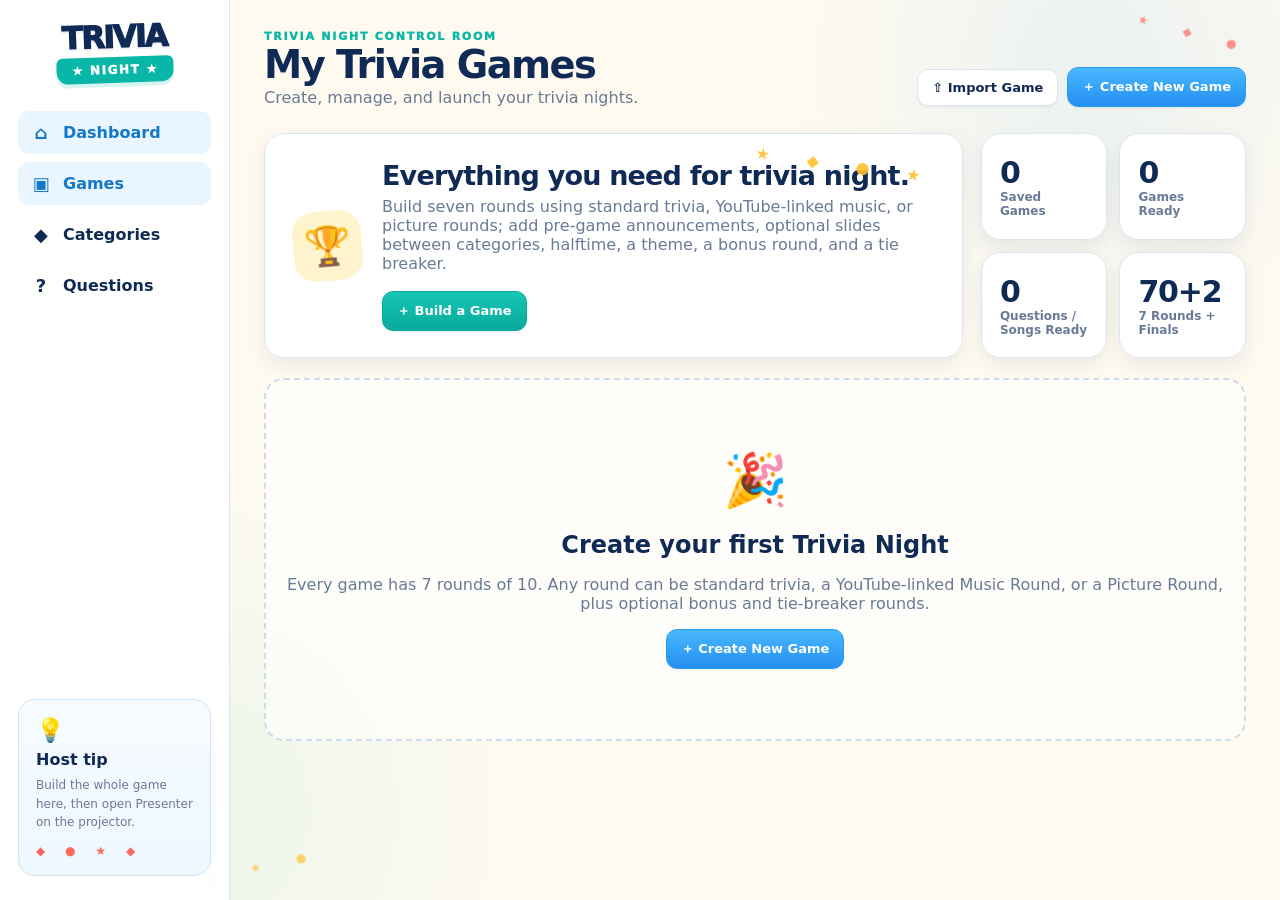
<file: index.html>
<!doctype html>
<html lang="en">
<head>
  <meta charset="utf-8">
  <meta name="viewport" content="width=device-width,initial-scale=1">
  <meta name="theme-color" content="#fffaf0">
  <title>Trivia Night — Game Manager</title>
  <link rel="stylesheet" href="styles.css">
</head>
<body class="manager-page">
  <div class="app-shell">
    <aside class="sidebar">
      <button class="logo" id="logoHome" aria-label="Trivia Night home">
        <span class="logo-main">TRIVIA</span>
        <span class="logo-ribbon">★ NIGHT ★</span>
      </button>

      <nav class="side-nav" aria-label="Main navigation">
        <button class="nav-item active" data-view="dashboard"><span>⌂</span> Dashboard</button>
        <button class="nav-item" data-view="dashboard"><span>▣</span> Games</button>
        <button class="nav-item" data-action="categories"><span>◆</span> Categories</button>
        <button class="nav-item" data-action="questions"><span>?</span> Questions</button>
      </nav>

      <div class="sidebar-tip">
        <div class="tip-icon">💡</div>
        <strong>Host tip</strong>
        <p>Build the whole game here, then open Presenter on the projector.</p>
        <div class="mini-confetti" aria-hidden="true">◆ ● ★ ◆</div>
      </div>
    </aside>

    <main class="app-main">
      <header class="app-topbar">
        <div>
          <div class="eyebrow-ui">TRIVIA NIGHT CONTROL ROOM</div>
          <h1 id="pageTitle">My Trivia Games</h1>
          <p id="pageSubtitle">Create, manage, and launch your trivia nights.</p>
        </div>
        <div class="topbar-actions">
          <span id="status" class="save-status" aria-live="polite"></span>
          <label class="ui-btn ui-btn-ghost" for="importFile">⇧ Import Game</label>
          <input id="importFile" type="file" accept=".trivia,application/x-trivia+json,application/json,.json" hidden>
          <button id="createGame" class="ui-btn ui-btn-primary">＋ Create New Game</button>
        </div>
      </header>

      <section id="dashboardView" class="view-panel"></section>
      <section id="editorView" class="view-panel" hidden></section>
    </main>
  </div>

  <div class="corner-confetti corner-confetti-a" aria-hidden="true">★ ◆ ●</div>
  <div class="corner-confetti corner-confetti-b" aria-hidden="true">◆ ★ ●</div>

  <script src="answer-sheet-pdf.js"></script>
  <script src="app.js"></script>
</body>
</html>
</file>
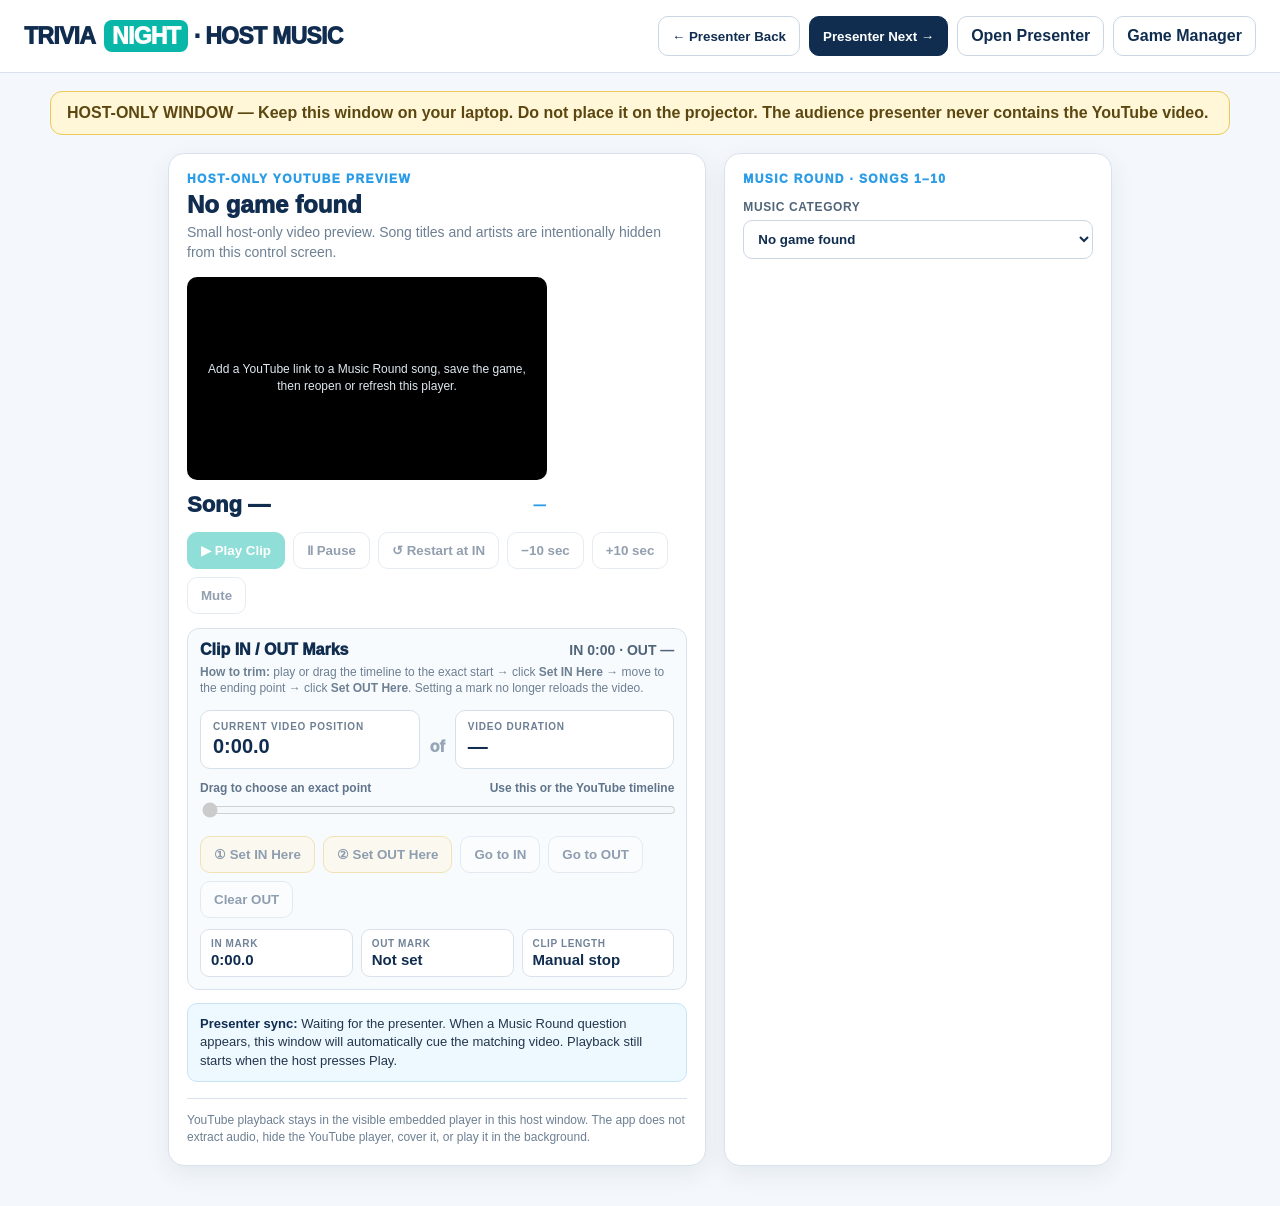
<file: music-player.html>
<!doctype html>
<html lang="en">
<head>
  <meta charset="utf-8">
  <meta name="viewport" content="width=device-width,initial-scale=1">
  <meta name="referrer" content="strict-origin-when-cross-origin">
  <title>Trivia Night · Host Music Player</title>
  <style>
    :root{--navy:#102d50;--blue:#2b9ce6;--teal:#08b7a7;--gold:#ffbf2f;--coral:#ff685f;--ink:#23364c;--muted:#6d7f92;--line:#d9e2ec;--panel:#fff;--bg:#f4f8fc}
    *{box-sizing:border-box} body{margin:0;font-family:Inter,Arial,sans-serif;background:var(--bg);color:var(--ink)}
    header{background:#fff;border-bottom:1px solid var(--line);padding:16px 24px;display:flex;align-items:center;justify-content:space-between;gap:16px;position:sticky;top:0;z-index:5}
    .brand{font-weight:1000;font-size:23px;color:var(--navy);letter-spacing:-.7px}.brand span{background:var(--teal);color:#fff;border-radius:8px;padding:3px 8px;margin-left:4px}
    .head-actions{display:flex;gap:9px;flex-wrap:wrap}.btn{border:1px solid #cad6e2;background:#fff;color:var(--navy);font-weight:800;border-radius:10px;padding:10px 13px;cursor:pointer;text-decoration:none}.btn.primary{background:var(--navy);color:#fff;border-color:var(--navy)}
    .warning{margin:18px auto 0;max-width:1180px;background:#fff7d8;border:1px solid #edc858;color:#5c4710;border-radius:12px;padding:12px 16px;font-weight:800}
    main{max-width:980px;margin:18px auto 40px;padding:0 18px;display:grid;grid-template-columns:minmax(430px,1fr) minmax(300px,.72fr);gap:18px}
    .card{background:var(--panel);border:1px solid var(--line);border-radius:16px;box-shadow:0 8px 24px rgba(35,54,76,.08);padding:18px}
    .eyebrow{font-size:12px;font-weight:1000;letter-spacing:1.4px;color:var(--blue);text-transform:uppercase}.title{font-size:24px;font-weight:1000;color:var(--navy);margin:5px 0 3px}.sub{color:var(--muted);font-size:14px;line-height:1.45}
    .player-shell{margin-top:14px;background:#000;border-radius:10px;overflow:hidden;width:360px;height:203px;min-width:200px;min-height:200px;max-width:100%;display:flex;align-items:center;justify-content:center}.player-shell iframe{display:block;width:100%!important;height:100%!important;border:0}.empty-player{color:#dfe8f0;text-align:center;padding:20px;line-height:1.4;font-size:12px}
    .track-meta{display:flex;align-items:center;justify-content:space-between;gap:14px;margin-top:12px;max-width:360px}.track-answer{font-size:22px;font-weight:1000;color:var(--navy)}.track-link{display:none}
    .controls{display:flex;gap:8px;flex-wrap:wrap;margin-top:14px}.controls button{border:1px solid #c9d5e1;background:#fff;color:var(--navy);font-weight:900;border-radius:10px;padding:10px 13px;cursor:pointer}.controls button.play{background:var(--teal);border-color:var(--teal);color:#fff}.controls button.mark{background:#fff8df;border-color:#e7c560}.controls button:disabled{opacity:.45;cursor:not-allowed}.clip-panel{margin-top:14px;border:1px solid #d9e2ec;background:#f8fbfe;border-radius:12px;padding:12px}.clip-head{display:flex;align-items:center;justify-content:space-between;gap:12px}.clip-title{font-weight:1000;color:var(--navy)}.clip-range{font-size:14px;font-weight:900;color:#516579}.clip-help{font-size:12px;color:var(--muted);margin-top:5px;line-height:1.4}.trim-time-row{display:grid;grid-template-columns:1fr auto 1fr;align-items:end;gap:10px;margin-top:13px}.time-readout{background:#fff;border:1px solid #d5e0ea;border-radius:10px;padding:10px 12px}.time-readout small{display:block;font-size:10px;font-weight:900;letter-spacing:.8px;color:#6d7f92;text-transform:uppercase}.time-readout strong{display:block;margin-top:3px;font-size:20px;color:var(--navy)}.trim-arrow{font-weight:1000;color:#96a6b7;padding-bottom:13px}.timeline-box{margin-top:12px}.timeline-labels{display:flex;justify-content:space-between;font-size:12px;font-weight:900;color:#60758b;margin-bottom:5px}.timeline-box input[type=range]{width:100%;accent-color:var(--teal);cursor:pointer}.mark-summary{display:grid;grid-template-columns:repeat(3,1fr);gap:8px;margin-top:11px}.mark-card{border:1px solid #d9e2ec;border-radius:9px;background:#fff;padding:8px 10px}.mark-card small{display:block;font-size:10px;color:#718398;font-weight:900;text-transform:uppercase;letter-spacing:.6px}.mark-card strong{display:block;color:var(--navy);font-size:15px;margin-top:2px}@media(max-width:650px){.mark-summary{grid-template-columns:1fr}.trim-time-row{grid-template-columns:1fr}.trim-arrow{display:none}}
    .sync{margin-top:13px;padding:11px 12px;border-radius:10px;background:#eef8ff;border:1px solid #c8e4f7;font-size:13px;line-height:1.4}.sync strong{color:var(--navy)}
    label{display:block;font-size:12px;font-weight:900;color:#516579;margin:14px 0 6px;text-transform:uppercase;letter-spacing:.6px}select{width:100%;padding:10px;border-radius:9px;border:1px solid #cbd7e2;background:#fff;font-weight:800;color:var(--navy)}
    .tracks{display:grid;gap:8px;margin-top:13px}.track{width:100%;text-align:left;border:1px solid #d7e0e9;background:#fff;border-radius:11px;padding:10px 11px;cursor:pointer;display:grid;grid-template-columns:38px 1fr 22px;align-items:center;gap:8px}.track:hover{background:#f6fbff}.track.active{border:2px solid var(--teal);background:#effcf9}.qnum{width:30px;height:30px;border-radius:50%;background:var(--navy);color:#fff;display:grid;place-items:center;font-weight:1000}.track-copy strong{display:block;color:var(--navy);font-size:14px}.track-copy small{display:block;color:var(--muted);margin-top:3px;white-space:nowrap;overflow:hidden;text-overflow:ellipsis}.linked{color:var(--teal);font-weight:1000}.missing{color:#c55248;font-weight:1000}
    .policy-note{margin-top:16px;border-top:1px solid var(--line);padding-top:13px;font-size:12px;line-height:1.45;color:var(--muted)}
    @media(max-width:900px){main{grid-template-columns:1fr}.player-shell{width:360px;height:203px;min-width:200px;min-height:200px}}
  </style>
</head>
<body>
  <header>
    <div class="brand">TRIVIA <span>NIGHT</span> · HOST MUSIC</div>
    <div class="head-actions"><button id="presenterBackBtn" class="btn">← Presenter Back</button><button id="presenterNextBtn" class="btn primary">Presenter Next →</button><a id="presenterLink" class="btn" target="_blank">Open Presenter</a><a class="btn" href="index.html">Game Manager</a></div>
  </header>
  <div class="warning">HOST-ONLY WINDOW — Keep this window on your laptop. Do not place it on the projector. The audience presenter never contains the YouTube video.</div>
  <main>
    <section class="card">
      <div class="eyebrow">Host-Only YouTube Preview</div>
      <div id="gameTitle" class="title">Trivia Night</div>
      <div class="sub">Small host-only video preview. Song titles and artists are intentionally hidden from this control screen.</div>
      <div id="playerShell" class="player-shell"><div class="empty-player">Add a YouTube link to a Music Round song, save the game, then reopen or refresh this player.</div></div>
      <div class="track-meta"><div><div id="currentTrack" class="track-answer">Song —</div><div id="currentLink" class="track-link" aria-hidden="true"></div></div><div id="questionBadge" class="eyebrow">—</div></div>
      <div class="controls">
        <button id="playBtn" class="play" disabled>▶ Play Clip</button><button id="pauseBtn" disabled>Ⅱ Pause</button><button id="restartBtn" disabled>↺ Restart at IN</button><button id="back10Btn" disabled>−10 sec</button><button id="forward10Btn" disabled>+10 sec</button><button id="muteBtn" disabled>Mute</button>
      </div>
      <div class="clip-panel">
        <div class="clip-head"><div class="clip-title">Clip IN / OUT Marks</div><div id="clipRange" class="clip-range">IN 0:00 · OUT —</div></div>
        <div class="clip-help"><strong>How to trim:</strong> play or drag the timeline to the exact start → click <b>Set IN Here</b> → move to the ending point → click <b>Set OUT Here</b>. Setting a mark no longer reloads the video.</div>
        <div class="trim-time-row">
          <div class="time-readout"><small>Current Video Position</small><strong id="currentTime">0:00.0</strong></div><div class="trim-arrow">of</div><div class="time-readout"><small>Video Duration</small><strong id="durationTime">—</strong></div>
        </div>
        <div class="timeline-box"><div class="timeline-labels"><span>Drag to choose an exact point</span><span>Use this or the YouTube timeline</span></div><input id="trimScrubber" type="range" min="0" max="100" step="0.1" value="0" disabled></div>
        <div class="controls">
          <button id="setInBtn" class="mark" disabled>① Set IN Here</button><button id="setOutBtn" class="mark" disabled>② Set OUT Here</button><button id="goInBtn" disabled>Go to IN</button><button id="goOutBtn" disabled>Go to OUT</button><button id="clearOutBtn" disabled>Clear OUT</button>
        </div>
        <div class="mark-summary"><div class="mark-card"><small>IN Mark</small><strong id="inValue">0:00.0</strong></div><div class="mark-card"><small>OUT Mark</small><strong id="outValue">Not set</strong></div><div class="mark-card"><small>Clip Length</small><strong id="clipDuration">Manual stop</strong></div></div>
      </div>
      <div id="syncStatus" class="sync"><strong>Presenter sync:</strong> Waiting for the presenter. When a Music Round question appears, this window will automatically cue the matching video. Playback still starts when the host presses Play.</div>
      <div class="policy-note">YouTube playback stays in the visible embedded player in this host window. The app does not extract audio, hide the YouTube player, cover it, or play it in the background.</div>
    </section>
    <aside class="card">
      <div class="eyebrow">Music Round · Songs 1–10</div>
      <label for="categorySelect">Music Category</label><select id="categorySelect"></select>
      <div id="trackList" class="tracks"></div>
    </aside>
  </main>
  <script src="https://www.youtube.com/iframe_api"></script>
  <script src="music-player.js"></script>
</body>
</html>
</file>
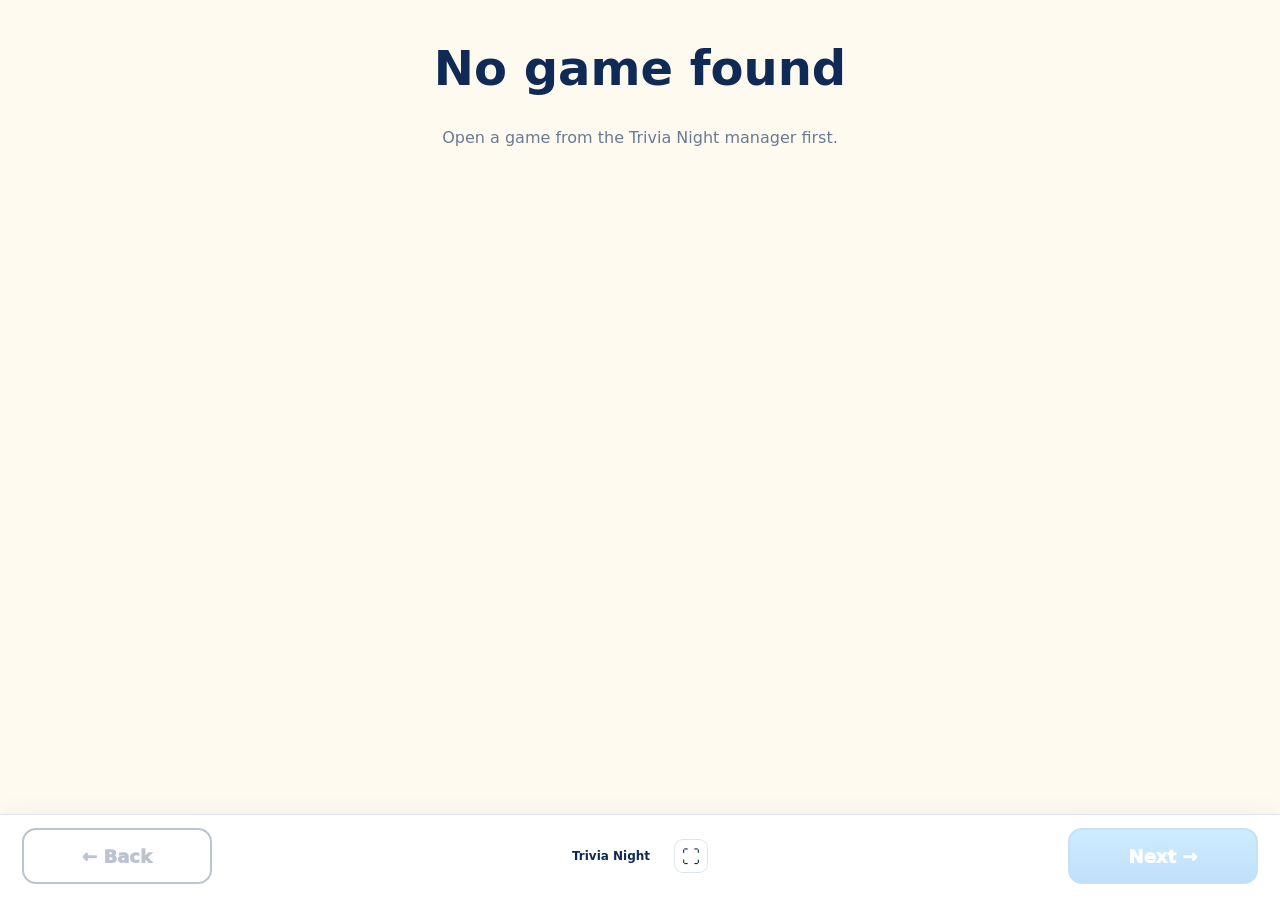
<file: play.html>
<!doctype html>
<html lang="en">
<head>
  <meta charset="utf-8">
  <meta name="viewport" content="width=device-width,initial-scale=1">
  <meta name="theme-color" content="#fffaf0">
  <title>Trivia Night — Presenter</title>
  <link rel="stylesheet" href="styles.css">
</head>
<body class="presenter-page">
  <main class="presenter-shell">
    <div id="stage" class="presenter-stage"></div>

    <footer class="presenter-controls">
      <button id="backBtn" class="presenter-btn presenter-btn-back">← <span>Back</span></button>
      <div class="presenter-meta">
        <strong id="gameName">Trivia Night</strong>
        <span id="progress"></span>
        <button id="fullscreenBtn" class="fullscreen-btn" title="Fullscreen">⛶</button>
      </div>
      <button id="nextBtn" class="presenter-btn presenter-btn-next"><span>Next</span> →</button>
    </footer>
  </main>
  <script src="play.js"></script>
</body>
</html>
</file>
<file: styles.css>
:root {
  --cream: #fffaf0;
  --paper: #ffffff;
  --navy: #102a56;
  --navy-2: #193d72;
  --muted: #697a96;
  --line: #dce5ef;
  --sky: #36a8f5;
  --sky-soft: #e9f6ff;
  --teal: #08b7a7;
  --teal-soft: #e6fbf7;
  --mint: #7ee6c1;
  --gold: #ffbf2f;
  --gold-soft: #fff4ce;
  --coral: #ff685f;
  --coral-soft: #fff0ee;
  --purple: #9465df;
  --purple-soft: #f1eaff;
  --shadow: 0 14px 36px rgba(16, 42, 86, .10);
  --shadow-soft: 0 7px 20px rgba(16, 42, 86, .08);
  --radius: 20px;
  --radius-sm: 13px;
}

* { box-sizing: border-box; }
html, body { margin: 0; min-height: 100%; }
body {
  font-family: Inter, ui-sans-serif, system-ui, -apple-system, BlinkMacSystemFont, "Segoe UI", sans-serif;
  color: var(--navy);
  background: var(--cream);
}
button, input, textarea, select { font: inherit; }
button, label[for] { cursor: pointer; }
button { color: inherit; }

/* ----- Manager shell ----- */
.manager-page {
  background:
    radial-gradient(circle at 85% 7%, rgba(54,168,245,.10), transparent 22%),
    radial-gradient(circle at 15% 90%, rgba(8,183,167,.08), transparent 26%),
    var(--cream);
}
.app-shell { min-height: 100vh; display: grid; grid-template-columns: 230px 1fr; }
.sidebar {
  position: sticky; top: 0; height: 100vh; z-index: 8;
  padding: 24px 18px; border-right: 1px solid var(--line); background: rgba(255,255,255,.92);
  display: flex; flex-direction: column; gap: 28px; backdrop-filter: blur(12px);
}
.logo { border: 0; background: transparent; display: grid; justify-items: center; padding: 0; transform: rotate(-2deg); }
.logo-main { font-size: 31px; line-height: .9; font-weight: 1000; letter-spacing: -.06em; color: var(--navy); text-shadow: 0 2px 0 rgba(16,42,86,.08); }
.logo-ribbon { margin-top: 5px; background: var(--teal); color: white; font-size: 12px; font-weight: 1000; letter-spacing: .13em; padding: 6px 15px; border-radius: 6px 6px 12px 12px; box-shadow: 0 4px 0 rgba(8,183,167,.16); }
.side-nav { display: grid; gap: 8px; }
.nav-item { width: 100%; border: 0; background: transparent; padding: 11px 12px; border-radius: 11px; text-align: left; font-weight: 800; display: flex; gap: 11px; align-items: center; }
.nav-item span { width: 22px; text-align: center; font-size: 18px; }
.nav-item:hover, .nav-item.active { background: var(--sky-soft); color: #1577c8; }
.sidebar-tip { margin-top: auto; border: 1px solid #cde1f4; background: linear-gradient(180deg,#f6fbff,#eef8ff); border-radius: 17px; padding: 17px; position: relative; overflow: hidden; }
.sidebar-tip .tip-icon { font-size: 23px; }
.sidebar-tip strong { display: block; margin-top: 6px; }
.sidebar-tip p { margin: 7px 0 0; font-size: 12px; line-height: 1.55; color: var(--muted); }
.mini-confetti { margin-top: 12px; letter-spacing: 8px; color: var(--coral); font-size: 12px; }

.app-main { min-width: 0; padding: 30px 34px 60px; }
.app-topbar { display: flex; align-items: flex-end; justify-content: space-between; gap: 24px; margin-bottom: 26px; }
.app-topbar h1 { margin: 3px 0 4px; font-size: clamp(28px,3vw,40px); line-height: 1; letter-spacing: -.04em; }
.app-topbar p { margin: 0; color: var(--muted); }
.eyebrow-ui { color: var(--teal); font-size: 11px; font-weight: 1000; letter-spacing: .16em; }
.topbar-actions, .editor-toolbar { display: flex; gap: 9px; align-items: center; flex-wrap: wrap; }
.save-status { min-width: 56px; color: var(--teal); font-size: 12px; font-weight: 900; }

.ui-btn { border: 1px solid var(--line); background: white; padding: 10px 14px; border-radius: 11px; font-weight: 900; font-size: 13px; box-shadow: 0 2px 0 rgba(16,42,86,.04); text-decoration:none; display:inline-flex; align-items:center; justify-content:center; gap:5px; white-space:nowrap; }
.ui-btn:hover { transform: translateY(-1px); box-shadow: var(--shadow-soft); }
.ui-btn-primary { border-color: #279af0; background: linear-gradient(180deg,#49b8ff,#248ff0); color: white; }
.ui-btn-teal { border-color: #08a898; background: linear-gradient(180deg,#17c6b5,#08aa9b); color: white; }
.ui-btn-coral { border-color: #ffaea9; color: #df4f48; background: var(--coral-soft); }
.ui-btn-ghost { background: white; }
.ui-btn-small { padding: 8px 11px; font-size: 12px; }

.view-panel { animation: viewIn .18s ease-out; }
@keyframes viewIn { from { opacity: .4; transform: translateY(5px); } to { opacity: 1; transform: none; } }

/* ----- Dashboard ----- */
.dashboard-hero { display: grid; grid-template-columns: 1.45fr .55fr; gap: 18px; margin-bottom: 20px; }
.hero-card, .stat-card, .game-card, .editor-card, .question-list-card, .preview-card, .stats-card {
  border: 1px solid var(--line); background: rgba(255,255,255,.95); border-radius: var(--radius); box-shadow: var(--shadow-soft);
}
.hero-card { padding: 26px 28px; position: relative; overflow: hidden; min-height: 150px; display: flex; align-items: center; }
.hero-card::after { content:"★  ◆  ●  ★"; position:absolute; right: 25px; top: 22px; color: var(--gold); letter-spacing: 16px; transform: rotate(8deg); opacity: .9; }
.hero-card h2 { font-size: 27px; margin: 0 0 6px; letter-spacing: -.03em; }
.hero-card p { max-width: 560px; color: var(--muted); margin: 0 0 18px; }
.hero-accent { width: 70px; height: 70px; margin-right: 20px; border-radius: 22px; display:grid; place-items:center; font-size:38px; background: var(--gold-soft); transform: rotate(-5deg); }
.stat-stack { display: grid; grid-template-columns: 1fr 1fr; gap: 12px; }
.stat-card { padding: 18px; display: flex; flex-direction: column; justify-content: center; }
.stat-card strong { font-size: 30px; letter-spacing: -.04em; }
.stat-card span { color: var(--muted); font-size: 12px; font-weight: 800; }
.game-grid { display: grid; grid-template-columns: repeat(3,minmax(0,1fr)); gap: 16px; }
.game-card { padding: 18px; transition: transform .16s ease, box-shadow .16s ease; position: relative; overflow: hidden; }
.game-card:hover { transform: translateY(-3px); box-shadow: var(--shadow); }
.game-card::before { content:""; position:absolute; inset:0 0 auto 0; height:5px; background: linear-gradient(90deg,var(--sky),var(--teal),var(--gold),var(--coral)); }
.game-head { display: flex; align-items: flex-start; gap: 12px; margin-bottom: 13px; }
.game-icon { width: 48px; height: 48px; flex: 0 0 auto; border-radius: 14px; background: var(--gold-soft); display:grid; place-items:center; font-size:25px; }
.game-card h3 { margin: 1px 0 3px; font-size: 17px; line-height: 1.2; }
.game-date, .game-progress { color: var(--muted); font-size: 11px; font-weight: 700; }
.category-chips { display: flex; flex-wrap: wrap; gap: 6px; min-height: 55px; }
.cat-chip { font-size: 10px; font-weight: 900; padding: 5px 8px; border-radius: 999px; background: var(--sky-soft); color: var(--navy-2); }
.cat-chip:nth-child(2n) { background: var(--teal-soft); }
.cat-chip:nth-child(3n) { background: var(--gold-soft); }
.cat-chip:nth-child(4n) { background: var(--purple-soft); }
.game-progress-wrap { margin: 14px 0 12px; }
.progress-track { width:100%; height: 7px; border-radius: 99px; background: #edf1f6; overflow:hidden; }
.progress-fill { height:100%; background: linear-gradient(90deg,var(--teal),var(--sky)); border-radius:inherit; }
.game-actions { display:flex; gap:7px; flex-wrap:wrap; }
.empty-dashboard { border: 2px dashed #cddceb; border-radius: var(--radius); padding: 70px 20px; text-align:center; background: rgba(255,255,255,.6); }
.empty-dashboard .big-icon { font-size: 52px; }
.empty-dashboard h2 { margin-bottom: 8px; }
.empty-dashboard p { color: var(--muted); }

/* ----- Editor ----- */
.editor-header-card { border: 1px solid var(--line); background: white; border-radius: var(--radius); box-shadow: var(--shadow-soft); padding: 18px; margin-bottom: 14px; }
.editor-heading-row { display:flex; gap:16px; align-items:center; justify-content:space-between; }
.game-title-wrap { display:flex; gap:12px; align-items:center; min-width:260px; flex:1; }
.editor-game-icon { width:52px; height:52px; border-radius:15px; background:var(--gold-soft); display:grid; place-items:center; font-size:29px; }
.game-title-input { width: min(570px,100%); border: 1px solid var(--line); border-radius: 12px; padding: 10px 12px; font-size: 20px; font-weight: 950; color: var(--navy); outline:none; }
.game-title-input:focus { border-color: var(--sky); box-shadow: 0 0 0 3px rgba(54,168,245,.12); }
.category-tabs { display:flex; gap:8px; overflow-x:auto; padding-top:14px; margin-top:14px; border-top:1px solid #edf1f6; scrollbar-width: thin; }
.category-tab { flex: 0 0 auto; border:1px solid var(--line); background:white; padding:8px 12px; border-radius:10px; font-size:12px; font-weight:900; display:flex; align-items:center; gap:7px; }
.category-tab.active { background:var(--sky); border-color:var(--sky); color:white; box-shadow:0 6px 16px rgba(54,168,245,.18); }
.category-tab .tab-count { opacity:.8; font-size:10px; }

.editor-layout { display:grid; grid-template-columns: 235px minmax(320px,1fr) 300px; gap:14px; align-items:start; }
.question-list-card { padding: 14px; }
.panel-title { font-size: 11px; letter-spacing:.11em; font-weight:1000; color:var(--muted); margin: 0 0 10px; }
.question-list { display:grid; gap:5px; }
.question-row { width:100%; border:0; background:transparent; border-radius:9px; padding:8px 9px; display:grid; grid-template-columns:25px 1fr; gap:7px; text-align:left; align-items:center; }
.question-row:hover { background:#f5f8fc; }
.question-row.active { color:white; background:linear-gradient(180deg,#4ab7ff,#288feb); }
.q-number { font-weight:1000; font-size:12px; }
.q-label { overflow:hidden; white-space:nowrap; text-overflow:ellipsis; font-size:11px; font-weight:800; }
.q-empty { opacity:.45; font-style:italic; }

.editor-card { padding: 18px; }
.editor-card h2 { font-size:18px; margin:0 0 15px; }
.form-field { display:grid; gap:6px; margin-bottom:13px; }
.form-field label { font-size:11px; font-weight:950; color:var(--navy-2); }
.text-input, .text-area, .select-input { width:100%; border:1px solid var(--line); border-radius:10px; padding:10px 11px; background:white; color:var(--navy); outline:none; }
.text-area { resize:vertical; min-height:105px; line-height:1.45; }
.text-input:focus, .text-area:focus, .select-input:focus { border-color:var(--sky); box-shadow:0 0 0 3px rgba(54,168,245,.11); }
.mini-field-row { display:grid; grid-template-columns:1fr 1fr; gap:11px; }
.edit-footer { display:flex; gap:8px; justify-content:flex-end; padding-top:5px; }

.preview-column { display:grid; gap:14px; }
.preview-card { padding:14px; }
.mini-presenter { min-height:215px; border:1px solid #dce6f1; border-radius:13px; background:var(--cream); display:flex; flex-direction:column; align-items:center; justify-content:center; text-align:center; position:relative; overflow:hidden; padding:25px 18px 18px; }
.mini-presenter::before { content:"◆  ★  ●"; position:absolute; top:10px; right:9px; color:var(--coral); letter-spacing:8px; font-size:8px; }
.mini-ribbon { position:absolute; top:11px; left:0; padding:7px 15px 7px 12px; border-radius:0 5px 5px 0; color:white; background:var(--sky); font-size:10px; font-weight:1000; }
.mini-progress { position:absolute; top:15px; right:13px; color:var(--teal); font-size:8px; font-weight:1000; }
.mini-question { font-weight:1000; font-size:20px; line-height:1.15; letter-spacing:-.03em; }
.preview-launch { margin-top:10px; width:100%; }
.stats-card { padding:15px; }
.stats-list { display:grid; gap:9px; font-size:11px; }
.stats-line { display:flex; justify-content:space-between; gap:10px; padding-bottom:7px; border-bottom:1px solid #edf1f6; }
.stats-line:last-child { border-bottom:0; }
.stats-line span { color:var(--muted); }

/* ----- Presenter ----- */
.presenter-page { overflow:hidden; background:var(--cream); }
.presenter-shell { min-height:100vh; display:flex; flex-direction:column; background:
  radial-gradient(circle at 9% 12%, rgba(255,191,47,.10), transparent 18%),
  radial-gradient(circle at 92% 16%, rgba(54,168,245,.11), transparent 20%),
  var(--cream); }
.presenter-stage { flex:1; min-height:0; display:grid; place-items:stretch; padding:10px 12px; overflow:hidden; }
.slide { width:100%; height:100%; min-height:0; border:1px solid #dce5ef; background:#fffefb; border-radius:18px; box-shadow:0 12px 34px rgba(16,42,86,.10); position:relative; overflow:hidden; display:flex; flex-direction:column; align-items:center; justify-content:center; text-align:center; padding:4vh 4vw; }
.slide > * { position:relative; z-index:1; }
.confetti-field::before, .confetti-field::after { position:absolute; z-index:0; pointer-events:none; white-space:pre; font-size:clamp(14px,1.8vw,26px); letter-spacing:1.7vw; opacity:.95; }
.confetti-field::before { content:"◆  ●  ★  ◆  ●"; top:6%; left:4%; color:var(--coral); transform:rotate(-7deg); }
.confetti-field::after { content:"★  ◆  ●  ★  ◆"; right:3%; bottom:8%; color:var(--teal); transform:rotate(7deg); }
.slide-category { position:absolute; top:28px; left:0; color:white; background:var(--slide-color,var(--sky)); border-radius:0 8px 8px 0; padding:13px 26px 13px 25px; min-width:210px; font-weight:1000; font-size:clamp(18px,2vw,30px); box-shadow:0 5px 0 rgba(16,42,86,.06); text-align:left; }
.slide-count { position:absolute; top:39px; right:34px; color:var(--teal); font-size:clamp(15px,1.35vw,22px); font-weight:1000; letter-spacing:.04em; }
.slide-question { width:min(96%,1320px); max-width:1320px; font-size:clamp(40px,5.2vw,82px); line-height:1.08; font-weight:1000; letter-spacing:-.045em; color:var(--navy); white-space:pre-wrap; overflow-wrap:anywhere; }
.question-star { position:absolute; color:var(--gold); font-size:clamp(45px,6vw,90px); opacity:.9; }
.question-star.left { left:4%; bottom:16%; transform:rotate(-12deg); }
.question-star.right { right:5%; top:34%; transform:rotate(9deg); }

.pass-slide h1 { margin:0; font-size:clamp(70px,10vw,150px); line-height:.84; letter-spacing:-.06em; font-weight:1000; }
.pass-slide .pass-your { color:var(--coral); }
.pass-instruction { margin-top:34px; max-width:1000px; font-size:clamp(18px,1.6vw,27px); line-height:1.25; color:var(--muted); font-weight:800; }
.pass-burst { position:absolute; font-size:clamp(60px,7vw,105px); color:var(--gold); }
.pass-burst.a { left:9%; top:31%; transform:rotate(-10deg); }
.pass-burst.b { right:9%; bottom:22%; transform:rotate(13deg); }

.answer-slide { padding:5vh 6vw; align-items:stretch; }
.answers-heading { margin:0 0 22px; font-size:clamp(36px,4vw,58px); letter-spacing:-.04em; text-align:center; }
.answers-subheading { color:var(--teal); font-weight:1000; text-align:center; margin-top:-10px; margin-bottom:18px; font-size:clamp(14px,1.3vw,20px); }
.answer-grid { width:100%; display:grid; grid-template-columns:1fr 1fr; gap:10px 18px; }
.answer-row { display:grid; grid-template-columns:44px 1fr; align-items:center; gap:10px; border:1px solid #e1e8ef; border-radius:13px; background:white; min-height:52px; padding:8px 12px 8px 8px; text-align:left; box-shadow:0 3px 8px rgba(16,42,86,.04); }
.answer-number { width:34px; height:34px; border-radius:50%; display:grid; place-items:center; background:var(--teal); color:white; font-weight:1000; }
.answer-text { font-size:clamp(17px,1.5vw,24px); line-height:1.15; font-weight:850; }

.complete-slide h1 { margin:0; font-size:clamp(66px,9vw,135px); line-height:.9; letter-spacing:-.06em; }
.complete-slide h1 span { color:var(--teal); }
.complete-slide p { font-size:clamp(22px,2vw,32px); color:var(--muted); font-weight:800; }
.complete-trophy { font-size:clamp(70px,9vw,125px); margin-bottom:18px; }

.presenter-controls { flex:0 0 auto; display:grid; grid-template-columns: 190px 1fr 190px; align-items:center; gap:18px; padding:13px 22px 16px; background:white; border-top:1px solid var(--line); box-shadow:0 -4px 20px rgba(16,42,86,.04); }
.presenter-btn { border-radius:14px; min-height:56px; border:2px solid var(--navy); font-size:18px; font-weight:1000; }
.presenter-btn-back { background:white; color:var(--navy); }
.presenter-btn-next { border-color:#2d99ee; background:linear-gradient(180deg,#4dbdff,#268ff0); color:white; }
.presenter-btn:disabled { opacity:.28; cursor:not-allowed; }
.presenter-meta { display:flex; justify-content:center; align-items:center; gap:12px; min-width:0; color:var(--muted); font-size:12px; }
.presenter-meta strong { color:var(--navy); max-width:330px; overflow:hidden; text-overflow:ellipsis; white-space:nowrap; }
.fullscreen-btn { width:34px; height:34px; border:1px solid var(--line); background:white; border-radius:9px; color:var(--navy); font-size:18px; }
.no-game { text-align:center; }
.no-game h1 { font-size:48px; }
.no-game p { color:var(--muted); }

.corner-confetti { position:fixed; z-index:-1; letter-spacing:16px; font-size:12px; opacity:.7; }
.corner-confetti-a { right:2%; top:3%; color:var(--coral); transform:rotate(15deg); }
.corner-confetti-b { left:16%; bottom:3%; color:var(--gold); transform:rotate(-12deg); }

@media (max-width: 1180px) {
  .game-grid { grid-template-columns: repeat(2,minmax(0,1fr)); }
  .editor-layout { grid-template-columns: 210px 1fr; }
  .preview-column { grid-column:1 / -1; grid-template-columns:1fr 1fr; }
}
@media (max-width: 820px) {
  .app-shell { grid-template-columns:1fr; }
  .sidebar { position:static; height:auto; flex-direction:row; align-items:center; padding:15px; overflow:auto; }
  .logo { min-width:120px; }
  .logo-main { font-size:24px; }
  .side-nav { display:flex; }
  .nav-item { white-space:nowrap; }
  .sidebar-tip { display:none; }
  .app-main { padding:22px 16px 40px; }
  .app-topbar, .editor-heading-row { align-items:flex-start; flex-direction:column; }
  .dashboard-hero { grid-template-columns:1fr; }
  .stat-stack { grid-template-columns:repeat(4,1fr); }
  .game-grid { grid-template-columns:1fr; }
  .editor-layout { grid-template-columns:1fr; }
  .preview-column { grid-column:auto; grid-template-columns:1fr; }
  .question-list { grid-template-columns:1fr 1fr; }
  .presenter-controls { grid-template-columns:130px 1fr 130px; }
  .answer-grid { grid-template-columns:1fr; }
}
@media (max-width: 560px) {
  .sidebar { display:block; }
  .side-nav { margin-top:14px; overflow:auto; }
  .app-topbar { align-items:stretch; }
  .topbar-actions { align-items:stretch; }
  .topbar-actions .ui-btn { flex:1; text-align:center; }
  .stat-stack { grid-template-columns:1fr 1fr; }
  .editor-toolbar { width:100%; }
  .editor-toolbar .ui-btn { flex:1; }
  .question-list { grid-template-columns:1fr; }
  .mini-field-row { grid-template-columns:1fr; }
  .presenter-stage { padding:6px; }
  .slide { min-height:0; border-radius:14px; padding:86px 18px 32px; }
  .slide-category { top:20px; min-width:auto; padding:10px 17px; }
  .slide-count { top:27px; right:18px; }
  .presenter-controls { grid-template-columns:1fr 1fr; padding:10px; }
  .presenter-meta { grid-column:1 / -1; grid-row:1; }
  .presenter-btn { min-height:48px; }
}

/* ----- Category customization ----- */
.game-icon { background: color-mix(in srgb, var(--game-accent, var(--gold)) 16%, white); border:1px solid color-mix(in srgb, var(--game-accent, var(--gold)) 32%, white); }
.cat-chip { display:inline-flex; align-items:center; gap:4px; background: color-mix(in srgb, var(--chip-color, var(--sky)) 12%, white) !important; border:1px solid color-mix(in srgb, var(--chip-color, var(--sky)) 24%, white); }
.cat-chip b { font-size:12px; line-height:1; }
.editor-game-icon { background:color-mix(in srgb, var(--category-color, var(--sky)) 14%, white); border:1px solid color-mix(in srgb, var(--category-color, var(--sky)) 30%, white); }
.category-tab { border-top:3px solid var(--tab-color,var(--sky)); }
.category-tab.active { background:var(--tab-color,var(--sky)); border-color:var(--tab-color,var(--sky)); color:white; box-shadow:0 6px 16px color-mix(in srgb, var(--tab-color,var(--sky)) 26%, transparent); }
.tab-icon { font-size:17px; }
.category-summary { --category-color:var(--sky); display:flex; align-items:center; gap:10px; padding:11px; border-radius:13px; border:1px solid color-mix(in srgb, var(--category-color) 25%, white); background:color-mix(in srgb, var(--category-color) 10%, white); margin-bottom:9px; }
.category-summary-icon { width:42px; height:42px; border-radius:12px; background:white; display:grid; place-items:center; font-size:24px; box-shadow:0 3px 9px rgba(16,42,86,.07); }
.category-summary-copy { min-width:0; display:grid; gap:2px; }
.category-summary-copy strong { overflow:hidden; text-overflow:ellipsis; white-space:nowrap; font-size:13px; }
.category-summary-copy span { color:var(--muted); font-size:10px; font-weight:800; }
.category-edit-btn { width:100%; font-size:11px; margin-bottom:14px; color:var(--navy-2); }
.question-panel-title { padding-top:11px; border-top:1px solid #edf1f6; }
.category-intro-preview { margin-top:10px; padding:10px 12px; border-radius:12px; background:color-mix(in srgb,var(--category-color,var(--sky)) 9%,white); border:1px solid color-mix(in srgb,var(--category-color,var(--sky)) 22%,white); display:grid; gap:2px; text-align:center; }
.category-intro-preview span, .category-intro-preview small { font-size:9px; font-weight:900; color:var(--muted); text-transform:uppercase; letter-spacing:.06em; }
.category-intro-preview strong { font-size:14px; }

.modal-backdrop { position:fixed; z-index:100; inset:0; background:rgba(16,42,86,.34); backdrop-filter:blur(3px); display:grid; place-items:center; padding:24px; animation:modalFade .15s ease-out; }
@keyframes modalFade { from{opacity:0} to{opacity:1} }
.category-modal { width:min(720px,100%); max-height:min(880px,92vh); overflow:auto; border:1px solid #ccd8e6; border-radius:22px; background:white; box-shadow:0 30px 90px rgba(16,42,86,.30); padding:22px; animation:modalPop .18s ease-out; }
@keyframes modalPop { from{transform:translateY(10px) scale(.985);opacity:.75} to{transform:none;opacity:1} }
.modal-header { display:flex; align-items:flex-start; justify-content:space-between; gap:18px; margin-bottom:18px; }
.modal-header .panel-title { margin-bottom:4px; }
.modal-header h2 { margin:0; font-size:24px; letter-spacing:-.03em; }
.modal-close { width:34px; height:34px; border:0; border-radius:10px; background:#f2f5f8; font-size:22px; line-height:1; }
.color-picker { display:flex; flex-wrap:wrap; gap:10px; }
.color-swatch { width:34px; height:34px; border-radius:50%; border:3px solid white; background:var(--swatch); box-shadow:0 0 0 1px #cbd7e4; position:relative; }
.color-swatch.selected { box-shadow:0 0 0 3px var(--navy); transform:scale(1.05); }
.color-swatch.selected::after { content:'✓'; position:absolute; inset:0; display:grid; place-items:center; color:white; font-size:15px; font-weight:1000; text-shadow:0 1px 3px rgba(0,0,0,.3); }
.picker-help { margin:-2px 0 8px; color:var(--muted); font-size:11px; }
.icon-picker { display:grid; grid-template-columns:repeat(10,minmax(0,1fr)); gap:7px; }
.icon-choice { aspect-ratio:1; min-width:0; border:1px solid var(--line); border-radius:11px; background:white; display:grid; place-items:center; position:relative; box-shadow:0 2px 5px rgba(16,42,86,.03); }
.icon-choice span { font-size:25px; line-height:1; }
.icon-choice:hover { transform:translateY(-1px); border-color:#a9c7e4; background:#f8fbff; }
.icon-choice.selected { border:2px solid var(--sky); background:var(--sky-soft); box-shadow:0 0 0 2px rgba(54,168,245,.12); }
.icon-choice.selected::after { content:'✓'; position:absolute; right:-4px; bottom:-4px; width:18px; height:18px; border-radius:50%; background:#217dd0; color:white; font-size:11px; display:grid; place-items:center; font-weight:1000; }
.modal-preview { margin-top:16px; border:1px solid color-mix(in srgb,var(--category-color,var(--sky)) 25%,white); border-radius:15px; background:color-mix(in srgb,var(--category-color,var(--sky)) 10%,white); padding:12px 14px; display:flex; align-items:center; gap:12px; }
.modal-preview-icon { width:48px; height:48px; border-radius:14px; display:grid; place-items:center; background:white; font-size:27px; box-shadow:0 4px 10px rgba(16,42,86,.06); }
.modal-preview > div:last-child { display:grid; gap:2px; }
.modal-preview span { color:var(--muted); text-transform:uppercase; font-size:9px; letter-spacing:.08em; font-weight:1000; }
.modal-preview strong { font-size:18px; }
.modal-actions { display:flex; justify-content:flex-end; gap:9px; margin-top:18px; padding-top:16px; border-top:1px solid #edf1f6; }

/* ----- Presenter category intro ----- */
.category-intro-slide { padding-top:5vh; padding-bottom:5vh; }
.intro-logo { position:absolute; top:5%; z-index:0; display:grid; justify-items:center; transform:rotate(-2deg); }
.intro-logo span { font-size:clamp(24px,2.6vw,42px); line-height:.9; font-weight:1000; letter-spacing:-.06em; }
.intro-logo b { margin-top:5px; background:var(--teal); color:white; border-radius:6px 6px 11px 11px; padding:5px 15px; font-size:clamp(9px,.85vw,14px); letter-spacing:.12em; box-shadow:0 4px 0 rgba(8,183,167,.12); }
.intro-label { margin-top:clamp(110px,15vh,165px); color:var(--teal); font-size:clamp(13px,1vw,17px); font-weight:1000; letter-spacing:.18em; }
.intro-category-name { max-width:1120px; margin:8px 0 12px; font-size:clamp(58px,8vw,128px); line-height:.9; letter-spacing:-.055em; font-weight:1000; color:var(--navy); overflow-wrap:anywhere; }
.intro-description { max-width:1000px; margin:-2px 0 12px; color:var(--navy-2); font-size:clamp(20px,2vw,32px); line-height:1.1; font-weight:900; letter-spacing:-.015em; }
.intro-icon-wrap { width:clamp(120px,14vw,205px); height:clamp(120px,14vw,205px); border-radius:50%; display:grid; place-items:center; background:linear-gradient(180deg,color-mix(in srgb,var(--category-color,var(--sky)) 90%,white),var(--category-color,var(--sky))); box-shadow:0 14px 0 color-mix(in srgb,var(--category-color,var(--sky)) 18%,transparent), 0 22px 45px rgba(16,42,86,.13); position:relative; margin:8px 0 20px; }
.intro-icon-wrap::before, .intro-icon-wrap::after { content:'—  —  —'; position:absolute; color:var(--gold); font-weight:1000; letter-spacing:15px; font-size:clamp(16px,2vw,28px); }
.intro-icon-wrap::before { right:105%; transform:rotate(15deg); }
.intro-icon-wrap::after { left:105%; transform:rotate(-15deg); }
.intro-icon { width:74%; height:74%; border-radius:50%; display:grid; place-items:center; background:white; font-size:clamp(62px,8vw,112px); box-shadow:inset 0 0 0 1px rgba(16,42,86,.05),0 6px 16px rgba(16,42,86,.08); }
.intro-category-count { color:var(--teal); font-size:clamp(21px,2vw,31px); font-weight:1000; }
.intro-subtitle { margin-top:4px; font-size:clamp(18px,1.5vw,25px); font-weight:900; }
.intro-stage-button { margin-top:20px; border:0; border-radius:16px; min-width:min(360px,80%); padding:15px 25px; color:white; background:linear-gradient(180deg,#49b8ff,#248ff0); box-shadow:0 7px 0 #1579c9,0 14px 25px rgba(36,143,240,.18); font-size:clamp(18px,1.8vw,27px); font-weight:1000; letter-spacing:.01em; }
.intro-stage-button:hover { transform:translateY(-1px); }
.intro-start-cue { margin-top:13px; color:var(--muted); font-size:clamp(11px,1vw,15px); font-weight:800; }

@media (max-width: 900px) {
  .icon-picker { grid-template-columns:repeat(8,minmax(0,1fr)); }
}
@media (max-width: 560px) {
  .modal-backdrop { padding:8px; }
  .category-modal { padding:16px; border-radius:16px; max-height:96vh; }
  .icon-picker { grid-template-columns:repeat(6,minmax(0,1fr)); }
  .icon-choice span { font-size:22px; }
  .intro-category-name { font-size:clamp(46px,14vw,82px); }
  .intro-icon-wrap { width:125px; height:125px; }
  .intro-icon { font-size:65px; }
  .intro-logo { top:3%; }
}

/* ----- Optional final bonus round ----- */
.bonus-chip { border-color:#f1ca62 !important; background:#fff7dc !important; }
.bonus-chip.bonus-off { opacity:.55; filter:saturate(.5); }
.bonus-tab { border-top-color:#f2a31c !important; }
.bonus-tab.active { background:linear-gradient(180deg,#ffc84b,#f2a31c) !important; border-color:#f2a31c !important; color:var(--navy) !important; box-shadow:0 6px 16px rgba(242,163,28,.24) !important; }
.bonus-tab.bonus-disabled:not(.active) { opacity:.62; }
.bonus-side-card { border-top:4px solid #f2a31c; }
.bonus-summary { background:#fff7dc; border-color:#f1d47e; }
.bonus-toggle-row { position:relative; display:flex; align-items:center; gap:12px; justify-content:space-between; margin-top:14px; padding:13px; border:1px solid #eadfac; border-radius:13px; background:#fffaf0; cursor:pointer; }
.bonus-toggle-row > span { display:grid; gap:2px; min-width:0; }
.bonus-toggle-row strong { font-size:12px; }
.bonus-toggle-row small { color:var(--muted); font-size:10px; font-weight:800; }
.bonus-toggle-row input { position:absolute; opacity:0; pointer-events:none; }
.toggle-switch { width:44px; height:24px; border-radius:99px; background:#cbd5df; position:relative; flex:0 0 auto; transition:.16s ease; }
.toggle-switch::after { content:''; width:18px; height:18px; position:absolute; top:3px; left:3px; border-radius:50%; background:white; box-shadow:0 2px 5px rgba(16,42,86,.18); transition:.16s ease; }
.bonus-toggle-row input:checked + .toggle-switch { background:#f2a31c; }
.bonus-toggle-row input:checked + .toggle-switch::after { transform:translateX(20px); }
.bonus-flow-note { margin-top:12px; padding:12px; border-radius:12px; background:#f7f9fc; display:grid; gap:4px; }
.bonus-flow-note b { font-size:10px; text-transform:uppercase; letter-spacing:.08em; color:var(--muted); }
.bonus-flow-note span { font-size:11px; line-height:1.45; font-weight:800; }
.bonus-editor-card { border-top:4px solid #f2a31c; }
.bonus-editor-help { margin:-7px 0 16px; color:var(--muted); font-size:12px; line-height:1.5; }
.bonus-question-area { min-height:150px; }
.bonus-preview-card { border-top:4px solid #f2a31c; }
.bonus-mini-presenter { background:linear-gradient(180deg,#fffdf5,#fff7dc); }
.bonus-mini-ribbon { background:linear-gradient(180deg,#ffc84b,#f2a31c); color:var(--navy); }
.bonus-intro-preview { border-color:#efd47c; background:#fff8df; }

.bonus-intro-slide { padding-top:5vh; padding-bottom:5vh; }
.bonus-kicker { margin-top:clamp(120px,16vh,175px); color:#d68000; font-size:clamp(15px,1.25vw,20px); font-weight:1000; letter-spacing:.2em; }
.bonus-title { margin:8px 0 12px; font-size:clamp(72px,10vw,150px); line-height:.78; letter-spacing:-.065em; font-weight:1000; color:var(--navy); }
.bonus-title span { color:#f2a31c; }
.bonus-star-wrap { width:clamp(125px,14vw,210px); height:clamp(125px,14vw,210px); border-radius:50%; display:grid; place-items:center; background:linear-gradient(180deg,#ffe07b,#ffbd2e); box-shadow:0 14px 0 rgba(242,163,28,.16),0 22px 45px rgba(16,42,86,.12); margin:15px 0 20px; }
.bonus-star { width:74%; height:74%; border-radius:50%; display:grid; place-items:center; background:white; font-size:clamp(66px,8vw,116px); box-shadow:inset 0 0 0 1px rgba(16,42,86,.05),0 6px 16px rgba(16,42,86,.08); }
.bonus-subtitle { font-size:clamp(22px,2vw,32px); font-weight:1000; }
.bonus-start-button { background:linear-gradient(180deg,#ffc84b,#f2a31c); color:var(--navy); box-shadow:0 7px 0 #d88604,0 14px 25px rgba(242,163,28,.18); }
.bonus-ribbon { background:linear-gradient(180deg,#ffc84b,#f2a31c); color:var(--navy); }
.bonus-answer-slide { justify-content:center; padding:7vh 8vw; }
.bonus-answer-label { color:#d68000; font-size:clamp(20px,2vw,30px); font-weight:1000; letter-spacing:.14em; margin-bottom:24px; }
.bonus-answer-question { max-width:1100px; color:var(--muted); font-size:clamp(22px,2.3vw,38px); line-height:1.25; font-weight:850; margin-bottom:28px; }
.bonus-answer-value { max-width:1200px; padding:24px 38px; border-radius:22px; background:#fff5c9; border:3px solid #f2a31c; color:var(--navy); box-shadow:0 12px 35px rgba(242,163,28,.15); font-size:clamp(42px,6vw,92px); line-height:1.05; font-weight:1000; letter-spacing:-.04em; overflow-wrap:anywhere; }

@media (max-width: 700px) {
  .bonus-title { font-size:clamp(62px,20vw,100px); }
  .bonus-answer-value { padding:18px 22px; }
}

/* ----- External-audio Music Round ----- */
.music-modal-note {
  margin: -2px 0 16px;
  padding: 12px 14px;
  border: 1px solid #cfe4f3;
  border-radius: 12px;
  background: #f3faff;
  color: var(--navy-2);
  font-size: 12px;
  line-height: 1.45;
  font-weight: 800;
}
.music-modal-note[hidden] { display:none; }
.music-external-editor { border-top: 4px solid var(--sky); }
.external-music-callout {
  display: grid;
  grid-template-columns: 56px 1fr;
  gap: 14px;
  align-items: center;
  margin: 4px 0 20px;
  padding: 15px 16px;
  border: 1px solid #cfe4f3;
  border-radius: 15px;
  background: #f4faff;
}
.external-music-icon {
  width: 52px;
  height: 52px;
  display: grid;
  place-items: center;
  border-radius: 15px;
  background: white;
  font-size: 29px;
  box-shadow: 0 3px 10px rgba(16,42,86,.07);
}
.external-music-callout > div:last-child { display:grid; gap:4px; }
.external-music-callout strong { color:var(--navy); font-size:14px; }
.external-music-callout span { color:var(--muted); font-size:11px; line-height:1.45; font-weight:750; }
.music-editor-help { color:var(--muted); font-size:12px; line-height:1.5; margin:14px 0 0; }
.music-preview-number { font-size:clamp(30px,3vw,48px) !important; letter-spacing:-.04em; }
.music-external-preview { background:linear-gradient(180deg,#fffefb,#f5fbff); }

.music-external-slide { padding-top:8vh; padding-bottom:8vh; }
.music-external-kicker {
  color: var(--teal);
  font-size: clamp(18px,1.8vw,28px);
  font-weight: 1000;
  letter-spacing: .16em;
  margin-bottom: clamp(12px,2vh,22px);
}
.music-external-question {
  color: var(--navy);
  font-size: clamp(72px,10vw,160px);
  line-height: .9;
  letter-spacing: -.065em;
  font-weight: 1000;
}
.music-external-count {
  margin-top: clamp(14px,2vh,24px);
  color: var(--teal);
  font-size: clamp(20px,2vw,32px);
  font-weight: 1000;
}
.music-external-phone {
  margin-top: clamp(28px,4vh,52px);
  font-size: clamp(40px,5vw,72px);
  letter-spacing: .08em;
}
.music-external-cue {
  margin-top: 8px;
  color: var(--muted);
  font-size: clamp(14px,1.2vw,20px);
  font-weight: 800;
}

@media (max-width:560px) {
  .external-music-callout { grid-template-columns:1fr; text-align:center; }
  .external-music-icon { margin:auto; }
  .music-external-question { font-size:clamp(58px,18vw,92px); }
}

/* ----- Built-in Trivia Helper ----- */

/* ----- AI Trivia Helper ----- */

/* ===== Beta 2 usability update ===== */
.theme-chip { display:inline-flex; align-items:center; margin-left:8px; padding:6px 9px; border-radius:999px; background:#f4f7fb; border:1px solid var(--line); color:var(--muted); font-size:10px; font-weight:900; white-space:nowrap; }
.optional-label { color:var(--muted); font-size:11px; font-weight:700; }
.modal-preview small { color:var(--muted); font-size:10px; line-height:1.35; }
.timer-setting-row { display:grid; grid-template-columns:1fr 120px; gap:14px; align-items:end; margin:4px 0 18px; padding:13px 14px; border:1px solid #dbe5ee; border-radius:13px; background:#f8fbfe; }
.timer-toggle { display:flex; gap:10px; align-items:flex-start; cursor:pointer; }
.timer-toggle input { margin-top:3px; accent-color:var(--teal); }
.timer-toggle span { display:grid; gap:3px; }
.timer-toggle strong { font-size:12px; }
.timer-toggle small { color:var(--muted); font-size:10px; line-height:1.4; font-weight:750; }
.timer-seconds { display:grid; gap:5px; color:var(--muted); font-size:10px; font-weight:900; text-transform:uppercase; letter-spacing:.05em; }
.timer-seconds .text-input { padding:9px 10px; }
.picture-modal-note { border-color:#dfd4f5; background:#faf7ff; }
.timer-editor-note { margin:14px 0 0; padding:10px 12px; border-radius:11px; background:#eef9ff; border:1px solid #cfe9f8; color:var(--navy-2); font-size:11px; font-weight:800; }

.presentation-modal { width:min(900px,100%); }
.presentation-section { display:flex; align-items:center; justify-content:space-between; gap:18px; margin-top:19px; padding-top:17px; border-top:1px solid #edf1f6; }
.presentation-section h3 { margin:0 0 4px; font-size:15px; }
.presentation-section p { margin:0; color:var(--muted); font-size:11px; line-height:1.45; }
.file-button { position:relative; overflow:hidden; }
.theme-picker { display:grid; grid-template-columns:repeat(3,minmax(0,1fr)); gap:9px; }
.theme-choice { border:1px solid var(--line); border-radius:13px; background:white; padding:9px; display:grid; gap:5px; text-align:left; }
.theme-choice.selected { border:2px solid var(--sky); box-shadow:0 0 0 2px rgba(54,168,245,.10); }
.theme-preview { display:block; height:48px; border-radius:9px; border:1px solid rgba(16,42,86,.08); background:#fffaf0; }
.theme-choice strong { font-size:11px; }
.theme-choice small { color:var(--muted); font-size:9px; line-height:1.3; }
.theme-dark .theme-preview { background:linear-gradient(145deg,#07101e,#162844); }
.theme-ocean .theme-preview { background:linear-gradient(145deg,#dff5ff,#78c8f2); }
.theme-sunset .theme-preview { background:linear-gradient(145deg,#fff0de,#ff9a7b); }
.theme-retro .theme-preview { background:linear-gradient(145deg,#171332,#7b48d6); }
.theme-chalk .theme-preview { background:linear-gradient(145deg,#112f27,#285645); }
.announcement-options { display:flex; justify-content:space-between; gap:14px; align-items:end; margin:12px 0 9px; color:var(--muted); font-size:10px; font-weight:900; }
.announcement-options label { display:grid; grid-template-columns:145px 88px; align-items:center; gap:8px; }
.announcement-options .text-input { padding:8px 9px; }
.announcement-grid { display:grid; grid-template-columns:repeat(4,minmax(0,1fr)); gap:8px; }
.announcement-thumb { position:relative; border:1px solid var(--line); border-radius:11px; background:#f7f9fc; overflow:hidden; }
.announcement-thumb img { display:block; width:100%; aspect-ratio:16/9; object-fit:cover; background:#fff; }
.announcement-thumb span { display:block; padding:7px 27px 7px 8px; overflow:hidden; white-space:nowrap; text-overflow:ellipsis; font-size:9px; font-weight:850; }
.announcement-thumb button { position:absolute; right:5px; bottom:5px; width:22px; height:22px; border:0; border-radius:50%; background:#fff0ee; color:#d84b45; font-weight:1000; }
.empty-media-state { grid-column:1/-1; padding:15px; border:1px dashed #cbd8e4; border-radius:11px; text-align:center; color:var(--muted); font-size:11px; }
.halftime-preview { margin-top:10px; display:grid; gap:8px; justify-items:start; }
.halftime-preview img { max-width:320px; max-height:180px; border-radius:12px; border:1px solid var(--line); object-fit:contain; background:#f5f7fa; }
.image-storage-note { margin:14px 0 0; color:var(--muted); font-size:9px; line-height:1.4; }

.picture-editor { border-top:4px solid var(--purple); }
.picture-round-callout { display:grid; grid-template-columns:44px 1fr; gap:12px; align-items:center; margin:4px 0 18px; padding:13px 14px; border:1px solid #ddd2f2; border-radius:14px; background:#faf8ff; }
.picture-round-callout > div:first-child { font-size:27px; }
.picture-round-callout > div:last-child { display:grid; gap:3px; }
.picture-round-callout strong { font-size:13px; }
.picture-round-callout span { color:var(--muted); font-size:10px; line-height:1.4; font-weight:750; }
.picture-editor-preview { display:grid; gap:8px; justify-items:start; margin:-4px 0 16px; }
.picture-editor-preview img { width:min(100%,480px); max-height:280px; object-fit:contain; border-radius:14px; border:1px solid var(--line); background:#f7f9fc; }
.picture-empty-preview { margin:-4px 0 16px; padding:25px; border:1px dashed #cbd7e4; border-radius:13px; color:var(--muted); text-align:center; font-size:11px; }
.picture-prompt { min-height:80px; }
.picture-mini-presenter { justify-content:center; }
.mini-picture { max-width:84%; max-height:145px; object-fit:contain; border-radius:9px; border:1px solid #dbe4ed; background:white; }

/* Presenter theme variables */
.presenter-page[data-theme="party"] { --presenter-bg:#fffaf0; --presenter-stage:#fffefb; --presenter-border:#dce5ef; }
.presenter-page[data-theme="dark"] { --cream:#08111f; --paper:#142238; --navy:#f4f7ff; --navy-2:#dce6f6; --muted:#b5c1d2; --line:#32435d; --presenter-bg:#08111f; --presenter-stage:#142238; --presenter-border:#354865; }
.presenter-page[data-theme="ocean"] { --presenter-bg:#dff4ff; --presenter-stage:#fbfeff; --presenter-border:#b5dced; }
.presenter-page[data-theme="sunset"] { --presenter-bg:#fff0df; --presenter-stage:#fffaf4; --presenter-border:#f4c2a9; }
.presenter-page[data-theme="retro"] { --cream:#15112d; --paper:#211a43; --navy:#f6f3ff; --navy-2:#ddd5ff; --muted:#bdb2e1; --line:#4b3b78; --presenter-bg:#15112d; --presenter-stage:#211a43; --presenter-border:#5a4590; }
.presenter-page[data-theme="chalk"] { --cream:#102d26; --paper:#173a31; --navy:#f4f0db; --navy-2:#e5dfc5; --muted:#c4c0aa; --line:#3c6257; --presenter-bg:#102d26; --presenter-stage:#173a31; --presenter-border:#4d7368; }
.presenter-page .presenter-shell { background:var(--presenter-bg,var(--cream)); }
.presenter-page[data-theme="party"] .presenter-shell { background:radial-gradient(circle at 9% 12%, rgba(255,191,47,.10), transparent 18%),radial-gradient(circle at 92% 16%, rgba(54,168,245,.11), transparent 20%),var(--presenter-bg); }
.presenter-page[data-theme="ocean"] .presenter-shell { background:radial-gradient(circle at 15% 15%,rgba(54,168,245,.20),transparent 24%),linear-gradient(135deg,#eaf9ff,#caedff); }
.presenter-page[data-theme="sunset"] .presenter-shell { background:radial-gradient(circle at 90% 10%,rgba(255,104,95,.16),transparent 28%),linear-gradient(135deg,#fff6e9,#ffd8c7); }
.presenter-page[data-theme="retro"] .presenter-shell { background:linear-gradient(rgba(93,125,245,.10) 1px,transparent 1px),linear-gradient(90deg,rgba(93,125,245,.10) 1px,transparent 1px),linear-gradient(135deg,#0d0a20,#211347); background-size:42px 42px,42px 42px,auto; }
.presenter-page[data-theme="chalk"] .presenter-shell { background:radial-gradient(circle at 20% 30%,rgba(255,255,255,.03),transparent 18%),linear-gradient(135deg,#0d2921,#163d32); }
.presenter-page .slide { background:var(--presenter-stage,#fffefb); border-color:var(--presenter-border,#dce5ef); }
.presenter-page[data-theme="dark"] .presenter-controls,
.presenter-page[data-theme="retro"] .presenter-controls,
.presenter-page[data-theme="chalk"] .presenter-controls { background:var(--paper); border-color:var(--line); }
.presenter-page[data-theme="dark"] .presenter-btn-back,
.presenter-page[data-theme="retro"] .presenter-btn-back,
.presenter-page[data-theme="chalk"] .presenter-btn-back,
.presenter-page[data-theme="dark"] .fullscreen-btn,
.presenter-page[data-theme="retro"] .fullscreen-btn,
.presenter-page[data-theme="chalk"] .fullscreen-btn { background:var(--paper); color:var(--navy); border-color:var(--line); }


/* Theme-specific slide artwork. Decorative SVGs stay behind all slide content. */
.presenter-page[data-theme="dark"] .confetti-field::before,
.presenter-page[data-theme="dark"] .confetti-field::after,
.presenter-page[data-theme="ocean"] .confetti-field::before,
.presenter-page[data-theme="ocean"] .confetti-field::after,
.presenter-page[data-theme="sunset"] .confetti-field::before,
.presenter-page[data-theme="sunset"] .confetti-field::after,
.presenter-page[data-theme="retro"] .confetti-field::before,
.presenter-page[data-theme="retro"] .confetti-field::after,
.presenter-page[data-theme="chalk"] .confetti-field::before,
.presenter-page[data-theme="chalk"] .confetti-field::after {
  content:""; width:clamp(120px,16vw,245px); height:clamp(120px,16vw,245px); letter-spacing:0; transform:none; opacity:.18; background-position:center; background-repeat:no-repeat; background-size:contain;
}

/* Dark Night: crescent moon + city skyline */
.presenter-page[data-theme="dark"] .confetti-field::before {
  top:5%; left:4%;
  background-image:url("data:image/svg+xml,%3Csvg xmlns='http://www.w3.org/2000/svg' viewBox='0 0 220 220'%3E%3Ccircle cx='100' cy='92' r='58' fill='%23f7e9a9'/%3E%3Ccircle cx='128' cy='70' r='58' fill='%23142238'/%3E%3C/svg%3E");
}
.presenter-page[data-theme="dark"] .confetti-field::after {
  right:3%; bottom:5%; width:clamp(180px,24vw,360px);
  background-image:url("data:image/svg+xml,%3Csvg xmlns='http://www.w3.org/2000/svg' viewBox='0 0 360 180'%3E%3Cg fill='%2399b6d7'%3E%3Crect x='8' y='75' width='46' height='95' rx='3'/%3E%3Crect x='64' y='44' width='64' height='126' rx='3'/%3E%3Crect x='138' y='88' width='48' height='82' rx='3'/%3E%3Crect x='196' y='26' width='78' height='144' rx='3'/%3E%3Crect x='286' y='66' width='58' height='104' rx='3'/%3E%3C/g%3E%3Cg fill='%23f7e9a9'%3E%3Crect x='78' y='64' width='9' height='10'/%3E%3Crect x='100' y='88' width='9' height='10'/%3E%3Crect x='217' y='53' width='10' height='11'/%3E%3Crect x='244' y='82' width='10' height='11'/%3E%3C/g%3E%3C/svg%3E");
}

/* Ocean Blue: rolling wave + fish */
.presenter-page[data-theme="ocean"] .confetti-field::before {
  top:5%; left:3%;
  background-image:url("data:image/svg+xml,%3Csvg xmlns='http://www.w3.org/2000/svg' viewBox='0 0 240 200'%3E%3Cpath d='M18 120c35-58 72-45 99-10 27 35 57 25 101-14-15 67-55 96-111 84-43-10-72-30-89-60z' fill='%2336a8f5'/%3E%3Cpath d='M30 135c35-25 64-18 85 2 23 22 52 19 89-8-31 55-112 61-174 6z' fill='%2308b7a7'/%3E%3C/svg%3E");
}
.presenter-page[data-theme="ocean"] .confetti-field::after {
  right:4%; bottom:8%;
  background-image:url("data:image/svg+xml,%3Csvg xmlns='http://www.w3.org/2000/svg' viewBox='0 0 220 180'%3E%3Cpath d='M54 88c38-42 94-45 132 0-38 42-94 45-132 0z' fill='%2308b7a7'/%3E%3Cpath d='M54 88 18 54v68z' fill='%2336a8f5'/%3E%3Ccircle cx='154' cy='78' r='7' fill='%23102a56'/%3E%3C/svg%3E");
}

/* Sunset: sun + palm tree */
.presenter-page[data-theme="sunset"] .confetti-field::before {
  top:4%; left:4%;
  background-image:url("data:image/svg+xml,%3Csvg xmlns='http://www.w3.org/2000/svg' viewBox='0 0 220 220'%3E%3Ccircle cx='110' cy='110' r='62' fill='%23ffbf2f'/%3E%3Cg stroke='%23ff685f' stroke-width='10' stroke-linecap='round'%3E%3Cpath d='M110 15v28M110 177v28M15 110h28M177 110h28M43 43l20 20M157 157l20 20M177 43l-20 20M63 157l-20 20'/%3E%3C/g%3E%3C/svg%3E");
}
.presenter-page[data-theme="sunset"] .confetti-field::after {
  right:3%; bottom:3%;
  background-image:url("data:image/svg+xml,%3Csvg xmlns='http://www.w3.org/2000/svg' viewBox='0 0 220 220'%3E%3Cpath d='M116 205c-5-57-2-104 12-145' stroke='%23815b43' stroke-width='15' fill='none' stroke-linecap='round'/%3E%3Cg fill='%2308a898'%3E%3Cellipse cx='126' cy='54' rx='55' ry='17' transform='rotate(-8 126 54)'/%3E%3Cellipse cx='119' cy='65' rx='51' ry='15' transform='rotate(28 119 65)'/%3E%3Cellipse cx='131' cy='67' rx='51' ry='15' transform='rotate(-38 131 67)'/%3E%3C/g%3E%3C/svg%3E");
}

/* Retro Arcade: arcade cabinet + pixel alien */
.presenter-page[data-theme="retro"] .confetti-field::before {
  top:5%; left:3%; opacity:.22;
  background-image:url("data:image/svg+xml,%3Csvg xmlns='http://www.w3.org/2000/svg' viewBox='0 0 220 220'%3E%3Cpath d='M54 24h112l16 58-12 114H48L38 82z' fill='%237b48d6' stroke='%2308e8de' stroke-width='8'/%3E%3Crect x='66' y='54' width='88' height='66' rx='7' fill='%23110d2b' stroke='%23ff4fd8' stroke-width='6'/%3E%3Ccircle cx='91' cy='151' r='10' fill='%23ffbf2f'/%3E%3Cpath d='M124 151h32' stroke='%2308e8de' stroke-width='8' stroke-linecap='round'/%3E%3C/svg%3E");
}
.presenter-page[data-theme="retro"] .confetti-field::after {
  right:4%; bottom:6%; opacity:.25;
  background-image:url("data:image/svg+xml,%3Csvg xmlns='http://www.w3.org/2000/svg' viewBox='0 0 220 180'%3E%3Cg fill='%2308e8de'%3E%3Crect x='60' y='35' width='20' height='20'/%3E%3Crect x='140' y='35' width='20' height='20'/%3E%3Crect x='80' y='55' width='60' height='20'/%3E%3Crect x='60' y='75' width='100' height='40'/%3E%3Crect x='40' y='95' width='20' height='40'/%3E%3Crect x='160' y='95' width='20' height='40'/%3E%3Crect x='80' y='115' width='20' height='30'/%3E%3Crect x='120' y='115' width='20' height='30'/%3E%3C/g%3E%3Cg fill='%23ff4fd8'%3E%3Crect x='82' y='82' width='16' height='16'/%3E%3Crect x='122' y='82' width='16' height='16'/%3E%3C/g%3E%3C/svg%3E");
}

/* Chalkboard: chalk light bulb + tic-tac-toe doodle */
.presenter-page[data-theme="chalk"] .confetti-field::before {
  top:4%; left:3%; opacity:.16;
  background-image:url("data:image/svg+xml,%3Csvg xmlns='http://www.w3.org/2000/svg' viewBox='0 0 220 220'%3E%3Cg fill='none' stroke='%23f4f0db' stroke-width='9' stroke-linecap='round' stroke-linejoin='round'%3E%3Cpath d='M70 92a42 42 0 1 1 74 27c-11 12-18 22-18 36H94c0-14-8-25-18-36A41 41 0 0 1 70 92z'/%3E%3Cpath d='M94 174h32M98 191h24'/%3E%3Cpath d='M110 20v20M38 92h20M162 92h20M56 38l14 14M164 38l-14 14'/%3E%3C/g%3E%3C/svg%3E");
}
.presenter-page[data-theme="chalk"] .confetti-field::after {
  right:4%; bottom:6%; opacity:.15;
  background-image:url("data:image/svg+xml,%3Csvg xmlns='http://www.w3.org/2000/svg' viewBox='0 0 220 220'%3E%3Cg stroke='%23f4f0db' stroke-width='8' stroke-linecap='round'%3E%3Cpath d='M75 35v150M145 35v150M35 75h150M35 145h150'/%3E%3Cpath d='M49 49l30 30M79 49 49 79M151 151l30 30M181 151l-30 30'/%3E%3C/g%3E%3Ccircle cx='111' cy='111' r='20' fill='none' stroke='%23ffbf2f' stroke-width='8'/%3E%3C/svg%3E");
}

/* Bigger progress label and timer */
.slide-count { top:32px; right:34px; font-size:clamp(23px,2vw,34px); letter-spacing:.025em; }
.question-timer { position:absolute; top:84px; right:34px; width:78px; height:78px; border-radius:50%; display:grid; place-items:center; align-content:center; background:color-mix(in srgb,var(--slide-color,var(--sky)) 12%,var(--presenter-stage,#fffefb)); border:3px solid var(--slide-color,var(--sky)); box-shadow:0 6px 18px rgba(16,42,86,.10); }
.question-timer span { font-size:30px; line-height:.9; font-weight:1000; color:var(--navy); }
.question-timer small { margin-top:4px; color:var(--muted); font-size:8px; letter-spacing:.1em; font-weight:1000; }
.question-timer.timer-warning { border-color:var(--coral); background:var(--coral-soft); transform:scale(1.06); }
.intro-timer-note { margin-top:8px; padding:5px 10px; border-radius:999px; background:color-mix(in srgb,var(--category-color,var(--sky)) 10%,white); color:var(--muted); font-size:clamp(10px,.9vw,14px); font-weight:900; }

/* Answer slide: read down 1-5, then 6-10; larger answer type */
.answer-grid { grid-template-columns:1fr 1fr; grid-template-rows:repeat(5,minmax(58px,1fr)); grid-auto-flow:column; gap:12px 20px; }
.answer-row { min-height:58px; grid-template-columns:48px 1fr; padding:9px 14px 9px 9px; }
.answer-number { width:38px; height:38px; font-size:17px; }
.answer-text { font-size:clamp(21px,1.9vw,31px); line-height:1.08; font-weight:900; color:#111827 !important; }
.answer-row { color:#111827 !important; background:#ffffff !important; }

/* Imported media slides */
.media-slide { padding:0; background:#080d16 !important; }
.media-slide img { width:100%; height:100%; max-height:min(78vh,780px); object-fit:contain; display:block; }
.announcement-slide,.halftime-slide { min-height:min(78vh,780px); }

/* Picture round presenter — use as much of the screen as possible for any image shape */
.picture-round-slide {
  --picture-max-h: calc(100vh - 188px);
  padding:76px .8vw 10px;
  gap:8px;
  justify-content:flex-start;
}
.picture-round-slide.has-picture-prompt { --picture-max-h: calc(100vh - 246px); }
.picture-media-frame {
  width:min(99.2%, 1900px);
  max-width:calc(100vw - 22px);
  height:var(--picture-max-h);
  min-height:0;
  flex:0 1 auto;
  display:flex;
  align-items:center;
  justify-content:center;
  overflow:hidden;
  border-radius:12px;
  border:0;
  background:transparent;
  box-shadow:none;
}
.presenter-picture {
  width:100%;
  height:100%;
  max-width:100%;
  max-height:100%;
  object-fit:contain;
  object-position:center center;
  display:block;
  border:0;
  border-radius:0;
  background:transparent;
  box-shadow:none;
  image-rendering:auto;
  -webkit-user-drag:none;
}
.picture-prompt-text { width:min(98.6%,1600px); max-width:1600px; color:var(--navy); font-size:clamp(20px,2vw,34px); line-height:1.10; font-weight:950; }
.picture-missing { display:grid; gap:8px; color:var(--navy); font-size:clamp(54px,8vw,120px); font-weight:1000; }
.picture-missing small { color:var(--muted); font-size:18px; }
.bonus-custom-title { max-width:1100px; font-size:clamp(58px,8vw,122px); line-height:.88; overflow-wrap:anywhere; }

@media (max-width:900px) {
  .theme-picker { grid-template-columns:repeat(2,minmax(0,1fr)); }
  .announcement-grid { grid-template-columns:repeat(3,minmax(0,1fr)); }
}
@media (max-width:560px) {
  .timer-setting-row { grid-template-columns:1fr; }
  .theme-picker { grid-template-columns:1fr 1fr; }
  .announcement-grid { grid-template-columns:repeat(2,minmax(0,1fr)); }
  .presentation-section { align-items:flex-start; flex-direction:column; }
  .answer-grid { grid-template-columns:1fr; grid-template-rows:none; grid-auto-flow:row; }
  .slide-count { top:25px; right:16px; font-size:clamp(16px,4vw,23px); }
  .question-timer { top:64px; right:16px; width:58px; height:58px; }
  .question-timer span { font-size:22px; }
}


/* ----- Beta 2: maximize presenter canvas ----- */
@media (min-width: 900px) {
  .presenter-stage { padding:8px 10px; }
  .slide-category { top:20px; padding:11px 24px; }
  .slide-count { top:28px; right:28px; }
  .question-timer { top:68px; right:28px; }
  .answer-slide { padding:3vh 3.5vw; }
  .answer-grid { gap:8px 16px; }
}
@media (min-aspect-ratio: 16/10) and (min-width: 1000px) {
  .picture-round-slide { --picture-max-h: calc(100vh - 178px); padding:72px .7vw 8px; }
  .picture-round-slide.has-picture-prompt { --picture-max-h: calc(100vh - 230px); }
}

/* Timer warning contrast fix: keep the final 5 seconds readable on every theme. */
.presenter-page .question-timer.timer-warning {
  background:#ffd84d !important;
  border-color:#ff685f !important;
  box-shadow:0 0 0 4px rgba(255,104,95,.16), 0 8px 22px rgba(16,42,86,.20);
}
.presenter-page .question-timer.timer-warning span,
.presenter-page .question-timer.timer-warning small {
  color:#102a56 !important;
  text-shadow:none !important;
  opacity:1 !important;
}
.presenter-page .question-timer.timer-warning small {
  font-weight:1000;
}

/* Optional tie-breaker final round */
.tiebreaker-tab { border-top-color:#08b7a7 !important; }
.tiebreaker-tab.active { background:linear-gradient(180deg,#32cfc2,#08b7a7) !important; border-color:#08b7a7 !important; color:white !important; box-shadow:0 6px 16px rgba(8,183,167,.24) !important; }
.tiebreaker-tab.bonus-disabled:not(.active) { opacity:.62; }

/* Optional images between categories */
.between-category-section { align-items:flex-start; }
.between-slide-grid { display:grid; grid-template-columns:repeat(3,minmax(0,1fr)); gap:10px; margin-top:12px; }
.between-slide-card { min-width:0; display:grid; gap:8px; padding:10px; border:1px solid var(--line); border-radius:14px; background:#f9fbfd; }
.between-slide-card-head { display:grid; gap:2px; }
.between-slide-card-head strong { font-size:12px; color:var(--navy); }
.between-slide-card-head span { font-size:9px; color:var(--muted); font-weight:750; }
.between-slide-card img { width:100%; height:105px; object-fit:contain; border-radius:9px; background:#eef3f8; border:1px solid #dbe4ed; }
.between-slide-empty { height:105px; display:grid; place-items:center; border:1px dashed #c7d3df; border-radius:9px; color:var(--muted); font-size:10px; font-weight:800; background:white; }
.between-slide-card .file-button { justify-content:center; }
.between-category-slide { min-height:min(78vh,780px); }

@media (max-width:1050px) {
  .between-slide-grid { grid-template-columns:repeat(2,minmax(0,1fr)); }
}
@media (max-width:700px) {
  .between-slide-grid { grid-template-columns:1fr; }
}
.tiebreaker-side-card,
.tiebreaker-editor-card,
.tiebreaker-preview-card { border-top-color:#08b7a7 !important; }
.tiebreaker-toggle-row input:checked + .toggle-switch { background:#08b7a7; }
.tie-breaker-slide .bonus-kicker,
.tie-breaker-slide .bonus-answer-label { color:#068d81; }
.tie-breaker-slide .bonus-star-wrap { background:linear-gradient(180deg,#7fe0d7,#08b7a7); box-shadow:0 14px 0 rgba(8,183,167,.15),0 22px 45px rgba(16,42,86,.12); }
.tie-breaker-slide .bonus-start-button { background:linear-gradient(180deg,#32cfc2,#08b7a7); color:white; box-shadow:0 7px 0 #078f82,0 14px 25px rgba(8,183,167,.18); }
.tie-breaker-slide .bonus-answer-value { background:#eafffb; border-color:#08b7a7; box-shadow:0 12px 35px rgba(8,183,167,.15); }


/* Final-round answer contrast: never inherit a light theme text color. */
.presenter-page .bonus-answer-slide .bonus-answer-value,
.presenter-page .tie-breaker-slide .bonus-answer-value {
  color:#111827 !important;
  background:#ffffff !important;
}
.presenter-page .bonus-answer-slide .bonus-answer-question,
.presenter-page .tie-breaker-slide .bonus-answer-question {
  color:#334155 !important;
}
.presenter-page .bonus-answer-slide .bonus-answer-label {
  font-weight:1000;
}

/* Projector-safe question layout. Long questions are also auto-fit by play.js. */
.presenter-page .slide-question {
  max-width:min(94vw,1320px);
  max-height:72%;
  overflow:hidden;
  line-height:1.04;
  text-wrap:balance;
}
.presenter-page .slide-category {
  max-width:56%;
  overflow-wrap:anywhere;
}
.presenter-page .slide-count {
  max-width:38%;
  text-align:right;
}

@media (max-height:760px) {
  .presenter-stage { padding:5px 7px; }
  .slide { padding:3vh 3vw; border-radius:14px; }
  .slide-category { top:12px; padding:8px 18px; min-width:160px; font-size:clamp(15px,1.8vw,24px); }
  .slide-count { top:18px; right:18px; font-size:clamp(13px,1.25vw,19px); }
  .question-timer { top:52px; right:18px; transform:scale(.86); transform-origin:top right; }
  .slide-question { font-size:clamp(28px,4.5vw,62px); line-height:1.02; }
  .question-star { opacity:.45; transform:scale(.72); }
  .bonus-answer-slide { padding:4vh 6vw; }
  .bonus-answer-question { margin-bottom:14px; font-size:clamp(18px,2.1vw,30px); }
  .bonus-answer-value { padding:16px 24px; font-size:clamp(34px,5.2vw,68px); }
}

@media (max-height:620px) {
  .slide-category { top:8px; padding:6px 14px; font-size:clamp(13px,1.55vw,20px); }
  .slide-count { top:12px; right:14px; font-size:clamp(12px,1.1vw,17px); }
  .question-timer { top:42px; right:14px; transform:scale(.72); }
  .slide-question { font-size:clamp(24px,4vw,50px); line-height:1; }
  .question-star { display:none; }
}

/* Vercel Blob cloud-image storage status */
.cloud-storage-note { display:flex; align-items:center; justify-content:space-between; gap:14px; margin:14px 0 4px; padding:13px 14px; border:1px solid #b9ddef; border-radius:14px; background:#f1faff; }
.cloud-storage-note > div { display:grid; gap:3px; }
.cloud-storage-note strong { color:var(--navy); font-size:12px; }
.cloud-storage-note span { color:var(--muted); font-size:10px; line-height:1.4; font-weight:700; }
@media (max-width:760px) { .cloud-storage-note { align-items:stretch; flex-direction:column; } }

/* --- Oct 2026 setup/editor upgrades --- */
.icon-group-picker { display:grid; gap:10px; }
.icon-picker-grouped { display:grid; grid-template-columns:repeat(5,minmax(52px,1fr)); gap:8px; }
.icon-picker-grouped .icon-choice { min-height:52px; }

.question-format-row { display:grid; grid-template-columns:minmax(220px,340px); gap:12px; margin-bottom:12px; }
.mc-editor-grid { display:grid; grid-template-columns:1fr 1fr; gap:16px 18px; margin:4px 0 18px; }
.mc-editor-choice { display:grid; grid-template-columns:42px 1fr; align-items:stretch; gap:8px; }
.mc-editor-choice > span { display:grid; place-items:center; border-radius:12px; background:var(--navy); color:white; font-weight:1000; font-size:18px; }
.mc-editor-choice .text-area { min-height:82px; }

.slide-format-panel { margin:14px 0 18px; padding:14px; border:1px solid var(--line); border-radius:14px; background:#f8fbfe; }
.slide-format-head { display:flex; justify-content:space-between; gap:12px; align-items:center; margin-bottom:10px; }
.slide-format-head strong { color:var(--navy); font-size:13px; }
.slide-format-head span { color:var(--muted); font-size:10px; font-weight:750; }
.slide-format-controls { display:grid; grid-template-columns:minmax(150px,1fr) minmax(140px,.8fr) auto; gap:10px; align-items:end; }
.slide-format-controls label { display:grid; gap:5px; color:var(--navy-2); font-size:10px; font-weight:900; }
.format-toggle-row { display:flex; gap:6px; }
.format-toggle { width:42px; min-height:42px; border:1px solid var(--line); border-radius:10px; background:white; color:var(--navy); font-size:17px; font-weight:900; cursor:pointer; }
.format-toggle.active { background:var(--navy); color:white; border-color:var(--navy); }

.projector-fit-panel { margin:10px 0 20px; padding:14px; border:1px solid #cfe0ee; border-radius:16px; background:#f7fbff; }
.projector-fit-panel .presentation-section { margin:0 0 10px; padding:0; border:0; }
.projector-fit-grid { display:grid; grid-template-columns:1.05fr 1fr 1fr; gap:14px; }
.projector-fit-grid label { display:grid; gap:7px; color:var(--navy-2); font-size:10px; font-weight:900; }
.projector-fit-grid input[type="range"] { width:100%; accent-color:var(--teal); }
.projector-fit-grid b { color:var(--teal); }
.presentation-defaults-note { display:flex; gap:12px; align-items:flex-start; margin:14px 0 4px; padding:12px 14px; border-radius:13px; border:1px solid #cce7db; background:#f4fff9; }
.presentation-defaults-note strong { color:var(--navy); font-size:11px; white-space:nowrap; }
.presentation-defaults-note span { color:var(--muted); font-size:10px; line-height:1.4; font-weight:700; }

/* Presenter safe-area controls. Content width can be widened for projectors with unused side space. */
:root { --presenter-side-safe:0vw; --presenter-top-safe:0vh; --presenter-content-width:98%; }
.slide-category { top:calc(28px + var(--presenter-top-safe)); }
.slide-count { top:calc(32px + var(--presenter-top-safe)); }
.question-timer { top:calc(84px + var(--presenter-top-safe)); }
.slide-question { width:min(var(--presenter-content-width),1700px); max-width:1700px; }

/* Multiple choice presenter layout: question above, A/B row, C/D row. */
.multiple-choice-slide { justify-content:flex-start; padding-top:calc(112px + var(--presenter-top-safe)); }
.mc-content { width:min(var(--presenter-content-width),1700px); max-width:1700px; display:flex; flex-direction:column; gap:clamp(22px,3vh,38px); color:var(--navy); line-height:1.06; font-size:clamp(32px,4.1vw,64px); }
.mc-question { font-size:1em; font-weight:inherit; font-style:inherit; text-decoration:inherit; line-height:1.07; overflow-wrap:anywhere; }
.mc-grid { display:grid; grid-template-columns:1fr 1fr; gap:clamp(22px,3vh,34px) clamp(24px,3vw,48px); }
.mc-option { min-height:clamp(92px,12vh,150px); display:grid; grid-template-columns:clamp(50px,4.5vw,74px) 1fr; align-items:center; gap:16px; padding:18px 22px; border:2px solid color-mix(in srgb,var(--slide-color,var(--sky)) 35%,var(--presenter-border,#dce5ef)); border-radius:18px; background:color-mix(in srgb,var(--presenter-stage,#fffefb) 92%,var(--slide-color,var(--sky)) 8%); box-shadow:0 7px 18px rgba(16,42,86,.06); font-size:.52em; line-height:1.15; text-align:left; }
.mc-option b { width:clamp(46px,4vw,66px); height:clamp(46px,4vw,66px); border-radius:50%; display:grid; place-items:center; background:var(--slide-color,var(--sky)); color:white; font-size:1.05em; font-style:normal; text-decoration:none; }
.mc-option span { overflow-wrap:anywhere; }

@media (max-width:900px) {
  .mc-editor-grid, .slide-format-controls, .projector-fit-grid { grid-template-columns:1fr; }
  .presentation-defaults-note { flex-direction:column; gap:5px; }
  .mc-content { gap:16px; }
  .mc-grid { gap:14px; }
  .mc-option { min-height:76px; padding:12px 14px; }
}
@media (max-height:700px) {
  .multiple-choice-slide { padding-top:calc(86px + var(--presenter-top-safe)); }
  .mc-content { gap:14px; font-size:clamp(26px,3.8vw,50px); }
  .mc-grid { gap:12px 18px; }
  .mc-option { min-height:68px; padding:10px 14px; }
}
.mc-content.mc-compact { gap:8px !important; }
.mc-content.mc-compact .mc-grid { gap:8px 12px !important; }
.mc-content.mc-compact .mc-option { min-height:50px !important; padding:7px 10px !important; border-radius:12px; }
.mc-content.mc-compact .mc-option b { width:38px; height:38px; }
</file>
